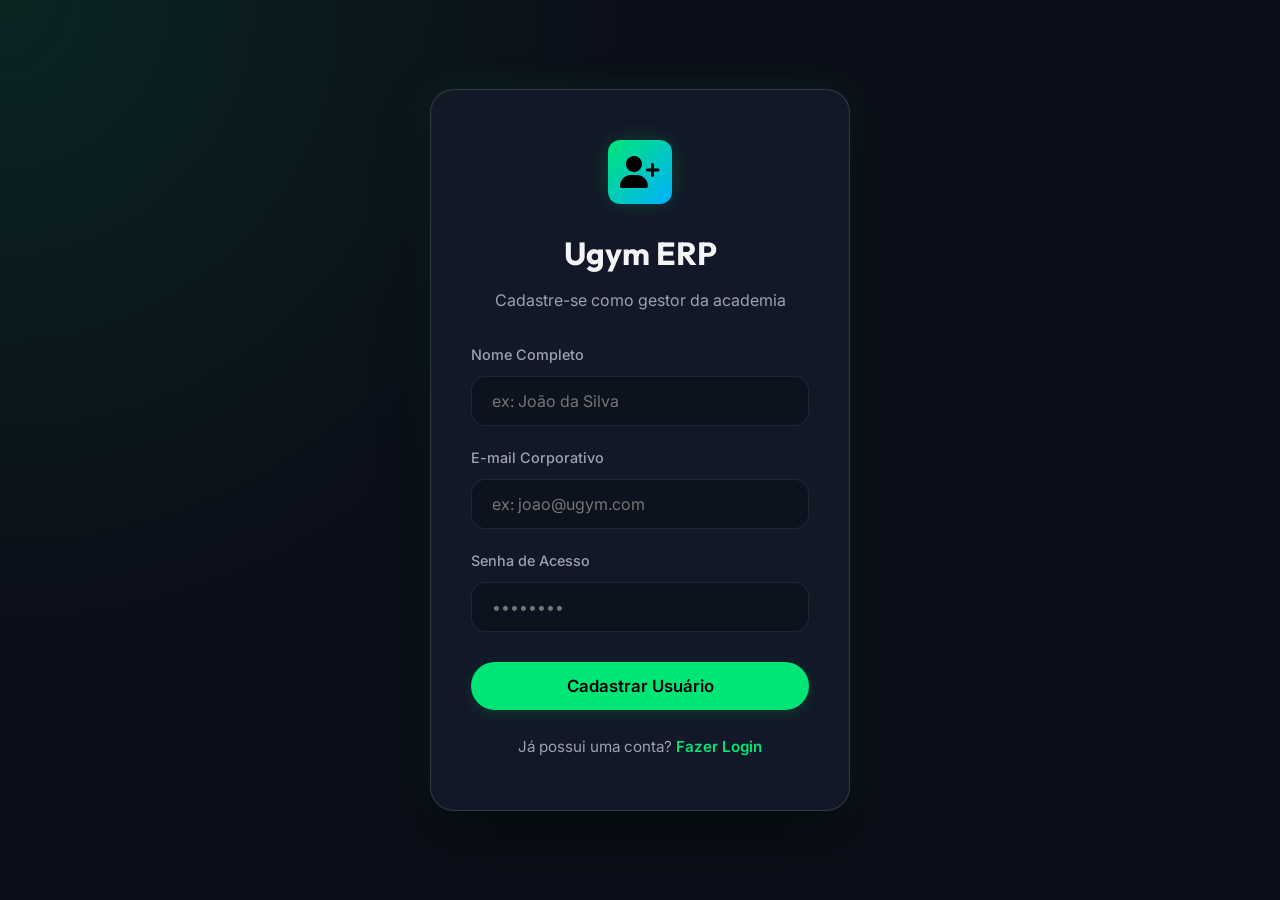
<file: frontend/cadastro.html>
<!DOCTYPE html>
<html lang="pt-BR">
<head>
  <meta charset="UTF-8">
  <meta name="viewport" content="width=device-width, initial-scale=1.0">
  <title>Cadastro - Ugym ERP</title>
  
  <link rel="preconnect" href="https://fonts.googleapis.com">
  <link rel="preconnect" href="https://fonts.gstatic.com" crossorigin>
  <link href="https://fonts.googleapis.com/css2?family=Inter:wght@300;400;500;600;700&family=Outfit:wght@500;700&display=swap" rel="stylesheet">
  <link rel="stylesheet" href="https://cdnjs.cloudflare.com/ajax/libs/font-awesome/6.4.0/css/all.min.css">
  
  <link rel="stylesheet" href="./css/style.css">
  
  <style>
    .login-body {
        display: flex;
        align-items: center;
        justify-content: center;
        min-height: 100vh;
        background: radial-gradient(circle at top left, rgba(0,230,118,0.1), transparent 40%), var(--bg-color);
    }
    .login-box {
        background-color: rgba(21, 27, 43, 0.8);
        backdrop-filter: blur(20px);
        -webkit-backdrop-filter: blur(20px);
        border: 1px solid var(--border-highlight);
        border-radius: var(--radius-lg);
        padding: 50px 40px;
        width: 100%;
        max-width: 420px;
        box-shadow: 0 25px 50px rgba(0,0,0,0.5), 0 0 40px rgba(0,230,118,0.1);
        text-align: center;
        animation: fadeIn 0.6s ease-out;
    }
    .login-box .logo-icon {
        width: 64px; height: 64px; margin: 0 auto 24px auto; font-size: 2rem;
    }
    .login-box h2 {
        font-family: var(--font-display); font-size: 2rem; margin-bottom: 8px;
    }
    .login-box p { color: var(--text-muted); margin-bottom: 30px; font-size: 1rem; }
    .form-group { text-align: left; margin-bottom: 20px; }
    .login-btn { width: 100%; padding: 14px; font-size: 1.05rem; margin-top: 10px; border-radius: 30px; }
    
    .error-msg { color: var(--danger-color); font-size: 0.9rem; margin-top: 15px; display: none; background: var(--danger-light); padding: 10px; border-radius: 8px; border: 1px solid rgba(239, 68, 68, 0.2); }
    .success-msg { color: var(--success-color); font-size: 0.9rem; margin-top: 15px; display: none; background: var(--primary-light); padding: 10px; border-radius: 8px; border: 1px solid rgba(16, 185, 129, 0.2); }
    
    .register-link { margin-top: 25px; display: block; font-size: 0.95rem; color: var(--text-muted); text-decoration: none; }
    .register-link span { color: var(--primary-color); font-weight: 600; }
    .register-link:hover span { text-decoration: underline; }
  </style>
</head>
<body class="login-body">

<div class="login-box">
  <div class="logo-icon"><i class="fa-solid fa-user-plus"></i></div>
  <h2>Ugym ERP</h2>
  <p>Cadastre-se como gestor da academia</p>
  
  <form id="registerForm">
    <div class="form-group">
      <label>Nome Completo</label>
      <input type="text" id="nome" class="form-input" placeholder="ex: João da Silva" required>
    </div>
    <div class="form-group">
      <label>E-mail Corporativo</label>
      <input type="email" id="email" class="form-input" placeholder="ex: joao@ugym.com" required>
    </div>
    <div class="form-group">
      <label>Senha de Acesso</label>
      <input type="password" id="senha" class="form-input" placeholder="••••••••" required>
    </div>
    
    <button type="submit" class="btn btn-primary login-btn">Cadastrar Usuário</button>
    <div id="errorMsg" class="error-msg"></div>
    <div id="successMsg" class="success-msg">Cadastro realizado com sucesso! Redirecionando...</div>
  </form>

  <a href="login.html" class="register-link">Já possui uma conta? <span>Fazer Login</span></a>
</div>

<script src="./js/config.js"></script>
<script>
  document.getElementById('registerForm').addEventListener('submit', async (e) => {
    e.preventDefault();
    const nome = document.getElementById('nome').value;
    const email = document.getElementById('email').value;
    const senha = document.getElementById('senha').value;
    const errorMsg = document.getElementById('errorMsg');
    const successMsg = document.getElementById('successMsg');
    const btn = document.querySelector('.login-btn');
    
    errorMsg.style.display = 'none';
    successMsg.style.display = 'none';
    btn.innerHTML = '<i class="fa-solid fa-spinner fa-spin"></i> Cadastrando...';
    btn.style.pointerEvents = 'none';
    
    try {
        const response = await fetch(`${API_BASE_URL}/auth/register`, {
            method: 'POST',
            headers: { 'Content-Type': 'application/json' },
            body: JSON.stringify({ nome, email, senha })
        });
        
        const data = await response.json();
        
        if(response.ok) {
            successMsg.style.display = 'block';
            setTimeout(() => {
                window.location.href = 'login.html';
            }, 2000);
        } else {
            errorMsg.textContent = data.message || 'Erro ao cadastrar.';
            errorMsg.style.display = 'block';
            btn.innerHTML = 'Cadastrar Usuário';
            btn.style.pointerEvents = 'all';
        }
    } catch(err) {
        errorMsg.textContent = 'Erro ao conectar. A API está rodando?';
        errorMsg.style.display = 'block';
        btn.innerHTML = 'Cadastrar Usuário';
        btn.style.pointerEvents = 'all';
    }
  });
</script>
</body>
</html>
</file>
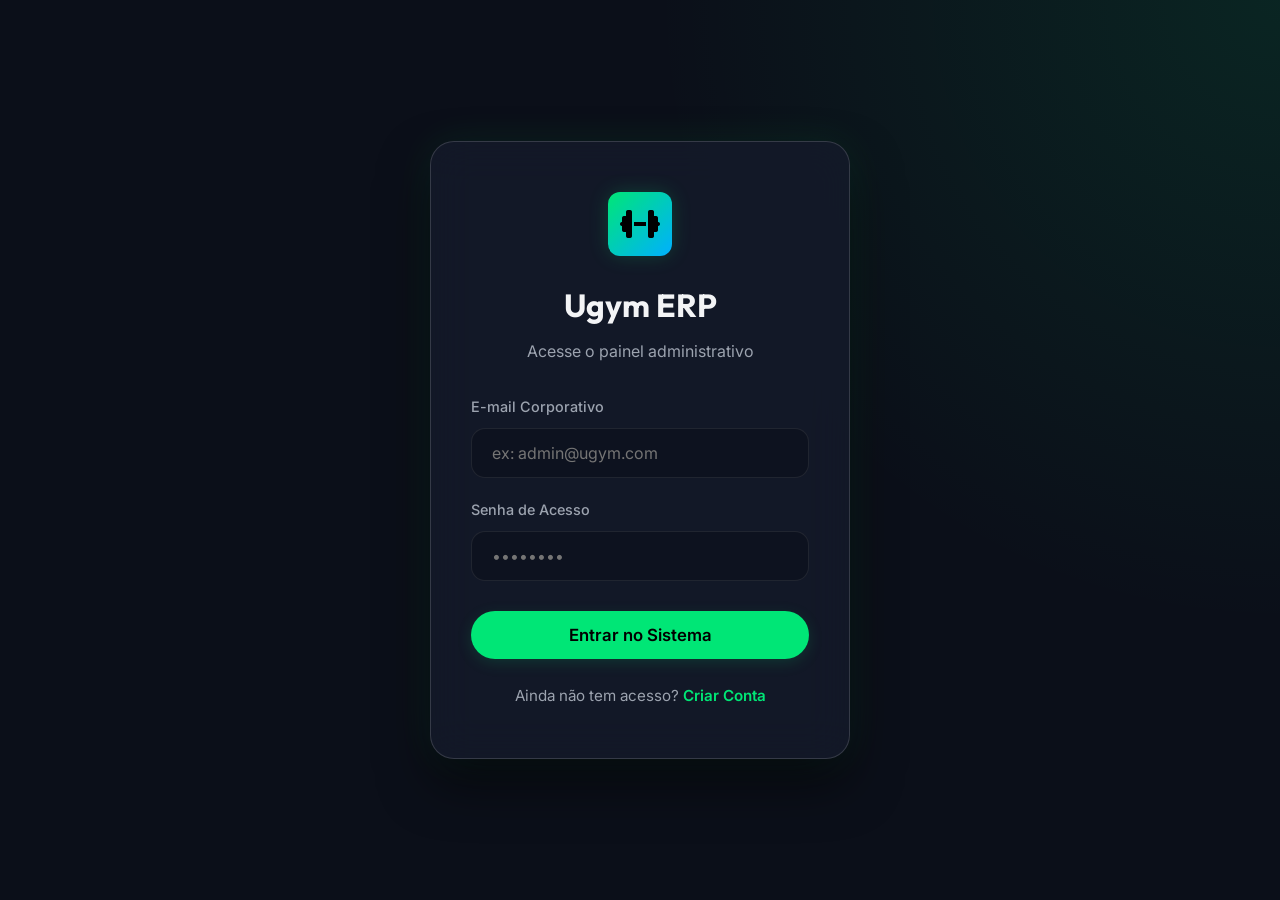
<file: frontend/login.html>
<!DOCTYPE html>
<html lang="pt-BR">
<head>
  <meta charset="UTF-8">
  <meta name="viewport" content="width=device-width, initial-scale=1.0">
  <title>Login - Ugym ERP</title>
  
  <link rel="preconnect" href="https://fonts.googleapis.com">
  <link rel="preconnect" href="https://fonts.gstatic.com" crossorigin>
  <link href="https://fonts.googleapis.com/css2?family=Inter:wght@300;400;500;600;700&family=Outfit:wght@500;700&display=swap" rel="stylesheet">
  <link rel="stylesheet" href="https://cdnjs.cloudflare.com/ajax/libs/font-awesome/6.4.0/css/all.min.css">
  
  <link rel="stylesheet" href="./css/style.css">
  
  <style>
    .login-body {
        display: flex;
        align-items: center;
        justify-content: center;
        min-height: 100vh;
        background: radial-gradient(circle at top right, rgba(0,230,118,0.1), transparent 40%), var(--bg-color);
    }
    .login-box {
        background-color: rgba(21, 27, 43, 0.8);
        backdrop-filter: blur(20px);
        -webkit-backdrop-filter: blur(20px);
        border: 1px solid var(--border-highlight);
        border-radius: var(--radius-lg);
        padding: 50px 40px;
        width: 100%;
        max-width: 420px;
        box-shadow: 0 25px 50px rgba(0,0,0,0.5), 0 0 40px rgba(0,230,118,0.1);
        text-align: center;
        animation: fadeIn 0.6s ease-out;
    }
    .login-box .logo-icon {
        width: 64px; height: 64px; margin: 0 auto 24px auto; font-size: 2rem;
    }
    .login-box h2 {
        font-family: var(--font-display); font-size: 2rem; margin-bottom: 8px;
    }
    .login-box p { color: var(--text-muted); margin-bottom: 30px; font-size: 1rem; }
    .form-group { text-align: left; margin-bottom: 20px; }
    .login-btn { width: 100%; padding: 14px; font-size: 1.05rem; margin-top: 10px; border-radius: 30px; }
    .error-msg { color: var(--danger-color); font-size: 0.9rem; margin-top: 15px; display: none; background: var(--danger-light); padding: 10px; border-radius: 8px; border: 1px solid rgba(239, 68, 68, 0.2); }
    
    .register-link { margin-top: 25px; display: block; font-size: 0.95rem; color: var(--text-muted); text-decoration: none; }
    .register-link span { color: var(--primary-color); font-weight: 600; }
    .register-link:hover span { text-decoration: underline; }
  </style>
</head>
<body class="login-body">

<div class="login-box">
  <div class="logo-icon"><i class="fa-solid fa-dumbbell"></i></div>
  <h2>Ugym ERP</h2>
  <p>Acesse o painel administrativo</p>
  
  <form id="loginForm">
    <div class="form-group">
      <label>E-mail Corporativo</label>
      <input type="email" id="email" class="form-input" placeholder="ex: admin@ugym.com" value="" required>
    </div>
    <div class="form-group">
      <label>Senha de Acesso</label>
      <input type="password" id="senha" class="form-input" placeholder="••••••••" value="" required>
    </div>
    
    <button type="submit" class="btn btn-primary login-btn">Entrar no Sistema</button>
    <div id="errorMsg" class="error-msg">E-mail ou senha incorretos.</div>
  </form>

  <a href="cadastro.html" class="register-link">Ainda não tem acesso? <span>Criar Conta</span></a>
</div>

<script src="./js/config.js"></script>
<script>
  document.getElementById('loginForm').addEventListener('submit', async (e) => {
    e.preventDefault();
    const email = document.getElementById('email').value;
    const senha = document.getElementById('senha').value;
    const errorMsg = document.getElementById('errorMsg');
    const btn = document.querySelector('.login-btn');
    
    btn.innerHTML = '<i class="fa-solid fa-spinner fa-spin"></i> Autenticando...';
    btn.style.pointerEvents = 'none';
    
    try {
        const response = await fetch(`${API_BASE_URL}/auth/login`, {
            method: 'POST',
            headers: { 'Content-Type': 'application/json' },
            body: JSON.stringify({ email, senha })
        });
        
        if(response.ok) {
            const data = await response.json();
            // Salva token
            localStorage.setItem('ugym_token', data.token);
            localStorage.setItem('ugym_user', data.user);
            localStorage.setItem('ugym_userid', data.userId);
            localStorage.setItem('ugym_email', data.email);
            window.location.href = 'index.html';
        } else {
            errorMsg.textContent = 'E-mail ou senha incorretos.';
            errorMsg.style.display = 'block';
            btn.innerHTML = 'Entrar no Sistema';
            btn.style.pointerEvents = 'all';
        }
    } catch(err) {
        errorMsg.textContent = 'Erro ao conectar. A API está rodando?';
        errorMsg.style.display = 'block';
        btn.innerHTML = 'Entrar no Sistema';
        btn.style.pointerEvents = 'all';
    }
  });
</script>
</body>
</html>
</file>
<file: frontend/css/style.css>
@import url('https://fonts.googleapis.com/css2?family=Inter:wght@300;400;500;600;700&family=Outfit:wght@500;700&display=swap');

:root {
  /* Premium Midnight Theme */
  --bg-color: #0b0f19;          /* Deep dark blue/black */
  --surface-color: #151b2b;     /* Slightly lighter for cards */
  --surface-hover: #1f2937;     /* Hover state */
  
  --primary-color: #00e676;     /* Neon Green for Gym Core */
  --primary-hover: #00c853;
  --primary-light: rgba(0, 230, 118, 0.15);
  
  --text-main: #f3f4f6;         
  --text-muted: #9ca3af;        
  
  --success-color: #10b981;
  --danger-color: #ef4444;      
  --danger-light: rgba(239, 68, 68, 0.1);
  --warning-color: #f59e0b;     
  --warning-light: rgba(245, 158, 11, 0.1);
  --info-color: #3b82f6;        
  
  --border-color: rgba(255, 255, 255, 0.08);
  --border-highlight: rgba(255, 255, 255, 0.15);
  
  --radius-md: 14px;
  --radius-lg: 24px;
  --shadow-sm: 0 4px 6px -1px rgba(0, 0, 0, 0.3);
  --shadow-md: 0 10px 25px -5px rgba(0, 0, 0, 0.5);
  --shadow-glow: 0 0 20px rgba(0, 230, 118, 0.2);
  
  --font-family: 'Inter', sans-serif;
  --font-display: 'Outfit', sans-serif;
  --transition: all 0.3s cubic-bezier(0.4, 0, 0.2, 1);
}

* {
  margin: 0;
  padding: 0;
  box-sizing: border-box;
}

body {
  font-family: var(--font-family);
  background-color: var(--bg-color);
  color: var(--text-main);
  line-height: 1.6;
  overflow-x: hidden;
}

/* --- Layout --- */
.app-container {
  display: flex;
  flex-direction: column;
  min-height: 100vh;
}

.main-content {
  flex: 1;
  display: flex;
  flex-direction: column;
}

/* --- Topbar (Glassmorphism) --- */
.topbar {
  height: 76px;
  display: flex;
  align-items: center;
  justify-content: space-between;
  padding: 0 40px;
  background-color: rgba(11, 15, 25, 0.75);
  backdrop-filter: blur(16px);
  -webkit-backdrop-filter: blur(16px);
  border-bottom: 1px solid var(--border-color);
  position: sticky;
  top: 0;
  z-index: 50;
  box-shadow: 0 4px 30px rgba(0, 0, 0, 0.1);
}

.topbar-left {
  display: flex;
  align-items: center;
  gap: 30px;
}

.brand {
  display: flex;
  align-items: center;
  gap: 12px;
  cursor: pointer;
}

.logo-icon {
  width: 44px;
  height: 44px;
  background: linear-gradient(135deg, var(--primary-color), #00b0ff);
  border-radius: 12px;
  display: flex;
  align-items: center;
  justify-content: center;
  font-size: 1.4rem;
  color: #000; /* Dark icon on bright background */
  box-shadow: var(--shadow-glow);
}

.brand-name h2 {
  font-family: var(--font-display);
  font-size: 1.5rem;
  font-weight: 700;
  letter-spacing: -0.5px;
  background: linear-gradient(to right, #fff, #9ca3af);
  -webkit-background-clip: text;
  -webkit-text-fill-color: transparent;
}

/* --- Dropdown Menu --- */
.dropdown {
  position: relative;
  display: inline-block;
}

.dropdown-btn {
  background-color: var(--surface-color);
  border: 1px solid var(--border-color);
  color: var(--text-main);
  padding: 10px 24px;
  border-radius: 30px; /* Pill shape */
  cursor: pointer;
  display: flex;
  align-items: center;
  gap: 12px;
  font-family: var(--font-family);
  font-weight: 500;
  transition: var(--transition);
  font-size: 0.95rem;
}

.dropdown-btn:hover, .dropdown:hover .dropdown-btn {
  background-color: var(--surface-hover);
  border-color: var(--primary-color);
  box-shadow: 0 0 15px var(--primary-light);
}

.dropdown-content {
  display: flex;
  flex-direction: column;
  opacity: 0;
  visibility: hidden;
  transform: translateY(10px);
  position: absolute;
  background-color: var(--surface-color);
  min-width: 280px;
  box-shadow: var(--shadow-md);
  border: 1px solid var(--border-color);
  border-radius: var(--radius-lg);
  z-index: 1000;
  top: calc(100% + 15px);
  left: 0;
  padding: 12px;
  transition: var(--transition);
}

.dropdown:hover .dropdown-content {
  opacity: 1;
  visibility: visible;
  transform: translateY(0);
}

.nav-item {
  display: flex;
  align-items: center;
  gap: 16px;
  padding: 14px 20px;
  background: transparent;
  border: none;
  color: var(--text-muted);
  font-size: 1rem;
  font-family: var(--font-family);
  font-weight: 500;
  border-radius: var(--radius-md);
  cursor: pointer;
  transition: var(--transition);
  text-align: left;
  width: 100%;
}

.nav-item i {
  font-size: 1.2rem;
  width: 24px;
  text-align: center;
  transition: transform 0.3s;
}

.nav-item:hover {
  color: var(--text-main);
  background-color: var(--surface-hover);
  transform: translateX(5px);
}

.nav-item.active {
  color: var(--primary-color);
  background-color: var(--primary-light);
  font-weight: 600;
}
.nav-item.active i {
  transform: scale(1.1);
}

/* --- Search & Actions --- */
.search-wrapper {
  display: flex;
  align-items: center;
  background-color: rgba(255, 255, 255, 0.03);
  border-radius: 30px;
  padding: 10px 20px;
  width: 320px;
  border: 1px solid var(--border-color);
  transition: var(--transition);
}

.search-wrapper:focus-within {
  background-color: rgba(255, 255, 255, 0.06);
  border-color: var(--primary-color);
  box-shadow: 0 0 0 3px var(--primary-light);
}

.search-wrapper i {
  color: var(--text-muted);
  margin-right: 12px;
}

.search-wrapper input {
  background: transparent;
  border: none;
  color: var(--text-main);
  outline: none;
  width: 100%;
  font-family: var(--font-family);
  font-size: 0.95rem;
}
.search-wrapper input::placeholder { color: #6b7280; }

.topbar-actions {
  display: flex;
  align-items: center;
  gap: 20px;
}

.icon-btn {
  background: rgba(255, 255, 255, 0.03);
  border: 1px solid var(--border-color);
  color: var(--text-muted);
  width: 44px;
  height: 44px;
  border-radius: 50%;
  cursor: pointer;
  display: flex;
  align-items: center;
  justify-content: center;
  font-size: 1.2rem;
  transition: var(--transition);
  position: relative;
}

.icon-btn:hover {
  color: var(--primary-color);
  border-color: var(--primary-color);
  background: var(--primary-light);
  transform: translateY(-2px);
}

.badge {
  position: absolute;
  top: -4px;
  right: -4px;
  background-color: var(--danger-color);
  color: white;
  font-size: 0.65rem;
  font-weight: bold;
  padding: 3px 6px;
  border-radius: 10px;
  box-shadow: 0 2px 5px rgba(0,0,0,0.5);
}

.avatar {
  border: 2px solid var(--border-color);
  border-radius: 50%;
  transition: var(--transition);
}
.user-info:hover .avatar {
  border-color: var(--primary-color);
  box-shadow: var(--shadow-glow);
}

/* --- Content Area --- */
.content-wrapper {
  flex: 1;
  width: 100%;
  max-width: 1400px;
  margin: 0 auto;
  padding: 40px;
}

.page-section {
  display: none;
  opacity: 0;
  transform: translateY(15px);
  transition: opacity 0.4s ease, transform 0.4s ease;
}

.page-section.active {
  display: block;
  opacity: 1;
  transform: translateY(0);
}

.section-header {
  display: flex;
  justify-content: space-between;
  align-items: flex-end;
  margin-bottom: 40px;
}

.section-header h1 {
  font-family: var(--font-display);
  font-size: 2.2rem;
  font-weight: 700;
  margin-bottom: 8px;
  letter-spacing: -0.5px;
}

.section-header p {
  color: var(--text-muted);
  font-size: 1.05rem;
}

/* --- Buttons --- */
.btn {
  padding: 12px 24px;
  border-radius: var(--radius-md);
  font-family: var(--font-family);
  font-weight: 600;
  font-size: 0.95rem;
  cursor: pointer;
  border: none;
  transition: var(--transition);
  display: inline-flex;
  align-items: center;
  justify-content: center;
  gap: 10px;
}

.btn-primary {
  background-color: var(--primary-color);
  color: #000;
  box-shadow: 0 4px 15px var(--primary-light);
}

.btn-primary:hover {
  background-color: var(--primary-hover);
  transform: translateY(-2px);
  box-shadow: 0 8px 25px var(--primary-light);
}

.btn-success { background-color: var(--success-color); color: white; }
.btn-success:hover { filter: brightness(1.1); }

.btn-outline {
  background-color: transparent;
  border: 1px solid var(--border-color);
  color: var(--text-main);
}

.btn-outline:hover {
  background-color: var(--surface-color);
  border-color: var(--border-highlight);
  transform: translateY(-2px);
}

.btn-sm { padding: 8px 16px; font-size: 0.85rem; }
.w-100 { width: 100%; }
.mt-2 { margin-top: 16px; }
.mt-4 { margin-top: 32px; }

/* --- Cards & UI --- */
.card {
  background-color: var(--surface-color);
  border-radius: var(--radius-lg);
  padding: 30px;
  border: 1px solid var(--border-color);
  box-shadow: var(--shadow-md);
  position: relative;
  overflow: hidden;
}

.text-success { color: var(--success-color) !important; }
.text-danger { color: var(--danger-color) !important; }
.text-warning { color: var(--warning-color) !important; }
.text-muted { color: var(--text-muted) !important; }
.text-center { text-align: center; }

span.badge {
  padding: 6px 12px;
  border-radius: 20px;
  font-size: 0.75rem;
  font-weight: 700;
  text-transform: uppercase;
  letter-spacing: 0.5px;
}
span.badge.success { background: var(--primary-light); color: var(--primary-color); }
span.badge.danger { background: var(--danger-light); color: var(--danger-color); }
span.badge.warning { background: var(--warning-light); color: var(--warning-color); }
span.badge.info { background: rgba(59, 130, 246, 0.15); color: var(--info-color); }

/* --- Dashboard Specifics --- */
.metrics-grid {
  display: grid;
  grid-template-columns: repeat(auto-fit, minmax(260px, 1fr));
  gap: 24px;
  margin-bottom: 40px;
}

.metric-card {
  background-color: var(--surface-color);
  border-radius: var(--radius-lg);
  padding: 24px;
  border: 1px solid var(--border-color);
  display: flex;
  align-items: center;
  gap: 20px;
  transition: var(--transition);
  position: relative;
  overflow: hidden;
}

.metric-card::before {
  content: '';
  position: absolute;
  top: 0; left: 0; right: 0; height: 3px;
  background: linear-gradient(90deg, transparent, var(--border-highlight), transparent);
  opacity: 0;
  transition: var(--transition);
}

.metric-card:hover {
  transform: translateY(-5px);
  border-color: var(--border-highlight);
  box-shadow: 0 10px 30px rgba(0,0,0,0.5);
}
.metric-card:hover::before { opacity: 1; }

.metric-icon {
  width: 64px;
  height: 64px;
  border-radius: 16px;
  display: flex;
  align-items: center;
  justify-content: center;
  font-size: 1.8rem;
}

.metric-icon.primary { background: var(--primary-light); color: var(--primary-color); }
.metric-icon.success { background: rgba(16, 185, 129, 0.15); color: #10b981; }
.metric-icon.danger { background: var(--danger-light); color: var(--danger-color); }
.metric-icon.warning { background: var(--warning-light); color: var(--warning-color); }

.metric-info h3 {
  font-size: 0.95rem;
  color: var(--text-muted);
  font-weight: 500;
  margin-bottom: 6px;
}

.metric-value {
  font-family: var(--font-display);
  font-size: 2rem;
  font-weight: 700;
  display: flex;
  align-items: center;
  gap: 12px;
}

.trend {
  font-family: var(--font-family);
  font-size: 0.85rem;
  font-weight: 600;
  padding: 4px 8px;
  border-radius: 6px;
  display: flex;
  align-items: center;
  gap: 4px;
}
.trend.up { color: var(--primary-color); background: var(--primary-light); }
.trend.down { color: var(--danger-color); background: var(--danger-light); }

.charts-grid {
  display: grid;
  grid-template-columns: 2fr 1fr;
  gap: 24px;
}

.chart-card {
  background-color: var(--surface-color);
  border-radius: var(--radius-lg);
  padding: 30px;
  border: 1px solid var(--border-color);
  box-shadow: var(--shadow-md);
}

.chart-card h3 {
  font-family: var(--font-display);
  margin-bottom: 24px;
  font-size: 1.2rem;
  color: var(--text-main);
}

.chart-wrapper {
  position: relative;
  height: 300px;
  width: 100%;
}

/* --- Tables --- */
.table-controls {
  display: flex;
  justify-content: space-between;
  margin-bottom: 24px;
}

.form-select {
  background-color: rgba(255, 255, 255, 0.03);
  color: var(--text-main);
  border: 1px solid var(--border-color);
  padding: 12px 20px;
  border-radius: var(--radius-md);
  font-family: var(--font-family);
  outline: none;
  transition: var(--transition);
}

.form-select:focus { border-color: var(--primary-color); }

.table-responsive { overflow-x: auto; }

.data-table {
  width: 100%;
  border-collapse: separate;
  border-spacing: 0 8px;
}

.data-table th {
  padding: 12px 20px;
  text-align: left;
  color: var(--text-muted);
  font-weight: 600;
  font-size: 0.85rem;
  text-transform: uppercase;
  letter-spacing: 1px;
}

.data-table tbody tr {
  background-color: rgba(255,255,255,0.02);
  transition: var(--transition);
}

.data-table tbody tr td {
  padding: 16px 20px;
  border-top: 1px solid transparent;
  border-bottom: 1px solid transparent;
}
.data-table tbody tr td:first-child { border-top-left-radius: var(--radius-md); border-bottom-left-radius: var(--radius-md); border-left: 1px solid transparent; }
.data-table tbody tr td:last-child { border-top-right-radius: var(--radius-md); border-bottom-right-radius: var(--radius-md); border-right: 1px solid transparent; }

.data-table tbody tr:hover {
  background-color: rgba(255,255,255,0.05);
  transform: scale(1.01);
}

/* --- Finance Cards --- */
.finance-cards {
  display: grid;
  grid-template-columns: repeat(auto-fit, minmax(300px, 1fr));
  gap: 24px;
}

.finance-card {
  background-color: var(--surface-color);
  border-radius: var(--radius-lg);
  padding: 30px;
  border: 1px solid var(--border-color);
  text-align: center;
  transition: var(--transition);
}
.finance-card:hover { transform: translateY(-5px); border-color: var(--border-highlight); }

.finance-card.balance {
  background: linear-gradient(135deg, rgba(0, 230, 118, 0.1), var(--surface-color));
  border: 1px solid var(--primary-color);
}

.finance-card h3 { font-size: 1rem; color: var(--text-muted); margin-bottom: 12px; }
.finance-card h2 { font-family: var(--font-display); font-size: 2.4rem; margin-bottom: 8px; }

/* --- Grid Cards (Treinos, Planos) --- */
.workouts-grid, .plans-grid {
  display: grid;
  grid-template-columns: repeat(auto-fit, minmax(320px, 1fr));
  gap: 24px;
}

.workout-card, .plan-card {
  background-color: var(--surface-color);
  border-radius: var(--radius-lg);
  padding: 30px;
  border: 1px solid var(--border-color);
  transition: var(--transition);
}

.workout-card:hover { border-color: var(--primary-color); transform: translateY(-5px); box-shadow: var(--shadow-glow); }

.workout-header {
  display: flex;
  justify-content: space-between;
  align-items: center;
  margin-bottom: 20px;
}
.workout-header h3 { font-family: var(--font-display); font-size: 1.3rem; }

.workout-card p { color: var(--text-muted); font-size: 0.95rem; margin-bottom: 24px; line-height: 1.6; }

.workout-meta {
  display: flex;
  justify-content: space-between;
  color: var(--text-muted);
  font-size: 0.9rem;
  border-top: 1px solid var(--border-color);
  padding-top: 20px;
}

.plan-card {
  text-align: center;
  position: relative;
  display: flex;
  flex-direction: column;
}

.plan-card.featured {
  border: 2px solid var(--primary-color);
  background: linear-gradient(180deg, rgba(0,230,118,0.05), var(--surface-color));
  transform: translateY(-10px);
}
.plan-card.featured:hover { transform: translateY(-15px); box-shadow: var(--shadow-glow); }

.featured-badge {
  position: absolute;
  top: -14px;
  left: 50%;
  transform: translateX(-50%);
  background-color: var(--primary-color);
  color: #000;
  padding: 6px 16px;
  border-radius: 20px;
  font-size: 0.8rem;
  font-weight: 700;
  letter-spacing: 0.5px;
  box-shadow: 0 4px 10px rgba(0,230,118,0.3);
}

.plan-card h3 { font-family: var(--font-display); font-size: 1.5rem; margin-top: 10px; }

.plan-price {
  font-family: var(--font-display);
  font-size: 3rem;
  font-weight: 700;
  margin: 20px 0;
  color: var(--text-main);
}
.plan-price span { font-size: 1.1rem; color: var(--text-muted); font-weight: 400; font-family: var(--font-family); }

.plan-features {
  list-style: none;
  text-align: left;
  margin-bottom: 30px;
  flex: 1;
}

.plan-features li {
  padding: 10px 0;
  font-size: 0.95rem;
  display: flex;
  align-items: center;
  gap: 12px;
  border-bottom: 1px solid rgba(255,255,255,0.03);
}

.plan-features li i { color: var(--primary-color); font-size: 1.1rem; }

/* --- Check-in / Operacional --- */
.checkin-panel {
  display: grid;
  grid-template-columns: 1fr 1fr;
  gap: 40px;
}

.checkin-reader {
  display: flex;
  flex-direction: column;
  align-items: center;
  justify-content: center;
  padding: 60px 40px;
  border: 2px dashed rgba(255,255,255,0.1);
  border-radius: var(--radius-lg);
  background-color: rgba(0,0,0,0.2);
  transition: var(--transition);
}
.checkin-reader:hover { border-color: var(--primary-color); }
.checkin-reader i { margin-bottom: 24px; color: var(--primary-color); }

.feed-list { list-style: none; margin-top: 24px; }
.feed-list li {
  display: flex;
  align-items: center;
  gap: 20px;
  padding: 20px;
  background-color: rgba(255,255,255,0.02);
  border-radius: var(--radius-md);
  margin-bottom: 12px;
  transition: var(--transition);
}
.feed-list li:hover { background-color: rgba(255,255,255,0.05); transform: translateX(5px); }

.feed-time { font-family: var(--font-display); font-size: 0.9rem; color: var(--text-muted); font-weight: 600; }
.feed-info { display: flex; flex-direction: column; gap: 6px; }

/* --- Modals --- */
.modal-overlay {
  position: fixed; top: 0; left: 0; right: 0; bottom: 0;
  background-color: rgba(0, 0, 0, 0.8);
  backdrop-filter: blur(8px);
  display: flex; align-items: center; justify-content: center;
  z-index: 1000; opacity: 0; pointer-events: none; transition: var(--transition);
}

.modal-overlay.active { opacity: 1; pointer-events: all; }

.modal {
  background-color: var(--surface-color);
  width: 100%; max-width: 550px;
  border-radius: var(--radius-lg);
  box-shadow: 0 30px 60px rgba(0, 0, 0, 0.6);
  border: 1px solid var(--border-highlight);
  transform: translateY(30px) scale(0.95);
  transition: all 0.4s cubic-bezier(0.175, 0.885, 0.32, 1.275);
}

.modal-overlay.active .modal { transform: translateY(0) scale(1); }

.modal-header {
  display: flex; justify-content: space-between; align-items: center;
  padding: 30px; border-bottom: 1px solid var(--border-color);
}
.modal-header h2 { font-family: var(--font-display); font-size: 1.4rem; }

.close-btn {
  background: transparent; border: none; color: var(--text-muted);
  font-size: 1.4rem; cursor: pointer; transition: var(--transition);
}
.close-btn:hover { color: var(--danger-color); transform: rotate(90deg); }

.modal-body { padding: 30px; }
.form-group { margin-bottom: 20px; }
.form-row { display: flex; gap: 20px; }
.form-row .form-group { flex: 1; }

label { display: block; font-size: 0.9rem; color: var(--text-muted); margin-bottom: 10px; font-weight: 500; }

.form-input {
  width: 100%; background-color: rgba(0,0,0,0.2); border: 1px solid var(--border-color);
  color: var(--text-main); padding: 14px 20px; border-radius: var(--radius-md);
  font-family: var(--font-family); transition: var(--transition); outline: none; font-size: 1rem;
}

.form-input:focus { border-color: var(--primary-color); box-shadow: 0 0 0 3px var(--primary-light); }

.modal-footer {
  padding: 30px; border-top: 1px solid var(--border-color);
  display: flex; justify-content: flex-end; gap: 16px;
}

/* === ANIMATIONS === */
@keyframes slideUpFade {
  0% { opacity: 0; transform: translateY(20px); }
  100% { opacity: 1; transform: translateY(0); }
}

.card, .finance-card, .metric-card, .workout-card, .plan-card, .data-table tr, .feed-list li {
  animation: slideUpFade 0.5s cubic-bezier(0.175, 0.885, 0.32, 1.275) backwards;
}

.finance-card:nth-child(1), .metric-card:nth-child(1), .workout-card:nth-child(1) { animation-delay: 0.1s; }
.finance-card:nth-child(2), .metric-card:nth-child(2), .workout-card:nth-child(2) { animation-delay: 0.2s; }
.finance-card:nth-child(3), .metric-card:nth-child(3), .workout-card:nth-child(3) { animation-delay: 0.3s; }
.finance-card:nth-child(4), .metric-card:nth-child(4), .workout-card:nth-child(4) { animation-delay: 0.4s; }
</file>
